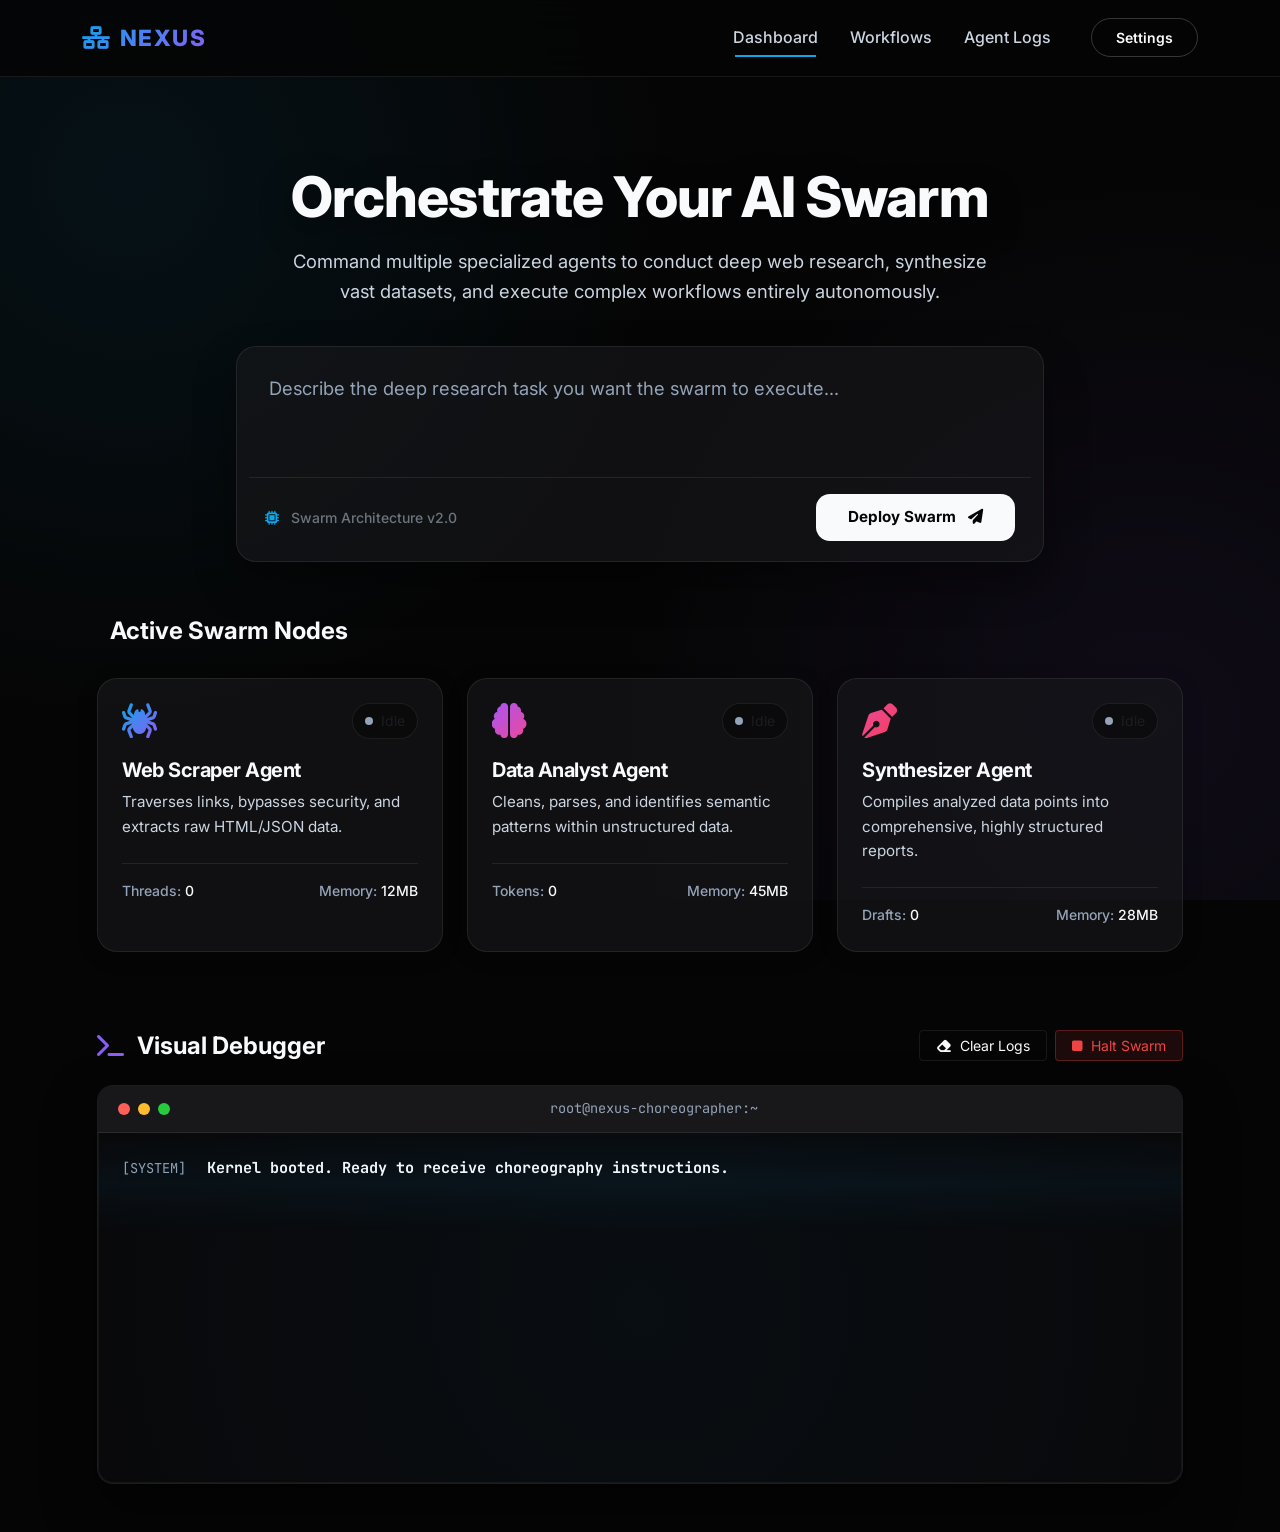
<file: index.html>
<!DOCTYPE html>
<html lang="en">
<head>
    <meta charset="UTF-8">
    <meta name="viewport" content="width=device-width, initial-scale=1.0">
    <title>Nexus | Autonomous Research Agent Choreographer</title>
    
    <!-- Bootstrap 5 CSS -->
    <link href="https://cdn.jsdelivr.net/npm/bootstrap@5.3.2/dist/css/bootstrap.min.css" rel="stylesheet">
    <!-- Font Awesome -->
    <link rel="stylesheet" href="https://cdnjs.cloudflare.com/ajax/libs/font-awesome/6.4.0/css/all.min.css">
    <!-- Google Fonts -->
    <link href="https://fonts.googleapis.com/css2?family=Inter:wght@300;400;500;600;800&family=JetBrains+Mono:wght@400;700&display=swap" rel="stylesheet">

    <style>
        /* =========================================
           UI/UX MASTERCLASS: COLOR PALETTE & TOKENS
           ========================================= */
        :root {
            --bg-dark: #050505;
            --bg-surface: rgba(24, 24, 27, 0.65);
            --bg-surface-hover: rgba(39, 39, 42, 0.85);
            --text-main: #f8fafc;
            --text-secondary: #cbd5e1;
            --text-muted: #94a3b8;
            --primary-glow: #0ea5e9;
            --secondary-glow: #8b5cf6;
            --accent-gradient: linear-gradient(135deg, var(--primary-glow), var(--secondary-glow));
            --border-color: rgba(255, 255, 255, 0.08);
            --border-highlight: rgba(255, 255, 255, 0.2);
            --terminal-bg: #09090b;
            --success: #10b981;
            --warning: #f59e0b;
            --danger: #ef4444;
        }

        /* =========================================
           GLOBAL TYPOGRAPHY & RESET
           ========================================= */
        html {
            scroll-behavior: smooth;
        }

        body {
            background-color: #050505;
            color: var(--text-main);
            font-family: 'Inter', sans-serif;
            overflow-x: hidden;
            background-image: 
                radial-gradient(circle at 10% 20%, rgba(14, 165, 233, 0.08), transparent 40%),
                radial-gradient(circle at 90% 80%, rgba(139, 92, 246, 0.08), transparent 40%);
            background-attachment: fixed;
            line-height: 1.6;
        }

        *, *::before, *::after {
            transition: all 0.4s cubic-bezier(0.16, 1, 0.3, 1);
        }

        /* =========================================
           SECTION TARGETING & HIGHLIGHT EFFECTS
           ========================================= */
        .target-section {
            scroll-margin-top: 100px; 
            border-radius: 24px;
            padding: 15px;
            transition: background 0.5s ease, box-shadow 0.5s ease;
        }

        @keyframes pulseHighlight {
            0% { box-shadow: 0 0 0 0 rgba(14, 165, 233, 0); background: rgba(14, 165, 233, 0); }
            20% { box-shadow: 0 0 40px 10px rgba(14, 165, 233, 0.25); background: rgba(14, 165, 233, 0.05); }
            100% { box-shadow: 0 0 0 0 rgba(14, 165, 233, 0); background: rgba(14, 165, 233, 0); }
        }

        .highlight-active {
            animation: pulseHighlight 2.5s cubic-bezier(0.16, 1, 0.3, 1) forwards;
        }

        /* =========================================
           KEYFRAME ANIMATIONS
           ========================================= */
        @keyframes fadeInUp {
            from { opacity: 0; transform: translateY(40px) scale(0.98); }
            to { opacity: 1; transform: translateY(0) scale(1); }
        }

        @keyframes borderFlow {
            0% { background-position: 0% 50%; }
            50% { background-position: 100% 50%; }
            100% { background-position: 0% 50%; }
        }

        @keyframes scanline {
            0% { transform: translateY(-100%); }
            100% { transform: translateY(100%); }
        }

        .anim-element { opacity: 0; will-change: transform, opacity; }
        .anim-active { animation: fadeInUp 0.8s cubic-bezier(0.16, 1, 0.3, 1) forwards; }

        /* =========================================
           GLASSMORPHISM NAVBAR
           ========================================= */
        .navbar-custom {
            background: rgba(5, 5, 5, 0.85);
            backdrop-filter: blur(20px);
            border-bottom: 1px solid var(--border-color);
            padding: 15px 0;
        }
        
        .navbar-brand {
            font-weight: 800;
            letter-spacing: 1.5px;
            background: var(--accent-gradient);
            -webkit-background-clip: text;
            -webkit-text-fill-color: transparent;
            font-size: 1.4rem;
        }

        .nav-link {
            color: var(--text-secondary) !important;
            font-weight: 500;
            padding: 8px 16px !important;
            border-radius: 8px;
            position: relative;
        }

        .nav-link::after {
            content: ''; position: absolute; width: 0; height: 2px;
            bottom: 2px; left: 50%; background: var(--primary-glow);
            transition: all 0.3s ease; transform: translateX(-50%);
        }

        .nav-link:hover { color: var(--text-main) !important; background: rgba(255, 255, 255, 0.05); }
        .nav-link:hover::after, .nav-link.active::after { width: 70%; }

        /* =========================================
           HERO & COMMAND PROMPT
           ========================================= */
        .hero-title { font-size: 3.5rem; font-weight: 800; letter-spacing: -1px; margin-bottom: 1rem; color: var(--text-main); text-shadow: 0 10px 30px rgba(0,0,0,0.5); }
        .hero-subtitle { color: var(--text-secondary); font-size: 1.15rem; max-width: 700px; margin: 0 auto 2.5rem auto; }

        .prompt-container {
            position: relative; background: var(--bg-surface); border: 1px solid var(--border-color);
            border-radius: 20px; padding: 12px; backdrop-filter: blur(20px); box-shadow: 0 20px 40px rgba(0,0,0,0.4); z-index: 1;
        }

        .prompt-container::before {
            content: ""; position: absolute; inset: -2px; border-radius: 22px;
            background: linear-gradient(90deg, var(--primary-glow), var(--secondary-glow), var(--primary-glow));
            background-size: 200% auto; z-index: -1; opacity: 0; transition: opacity 0.4s ease;
        }
        .prompt-container:focus-within::before { opacity: 1; animation: borderFlow 3s linear infinite; }

        .prompt-input { background: transparent; border: none; color: var(--text-main); font-size: 1.15rem; padding: 15px 20px; width: 100%; resize: none; }
        .prompt-input::placeholder { color: var(--text-muted); }
        .prompt-input:focus { outline: none; background: transparent; }

        .btn-deploy { background: var(--text-main); color: #050505; border: none; font-weight: 700; padding: 12px 32px; border-radius: 14px; font-size: 0.95rem; }
        .btn-deploy:hover { transform: translateY(-2px); background: var(--accent-gradient); color: #fff; box-shadow: 0 10px 25px rgba(14, 165, 233, 0.4); }

        /* =========================================
           AGENT CHOREOGRAPHY CARDS
           ========================================= */
        .agent-card { background: var(--bg-surface); border: 1px solid var(--border-color); border-radius: 20px; padding: 24px; height: 100%; backdrop-filter: blur(12px); overflow: hidden; box-shadow: 0 4px 20px rgba(0,0,0,0.2); }
        .agent-card:hover { transform: translateY(-10px); border-color: var(--border-highlight); background: var(--bg-surface-hover); box-shadow: 0 20px 40px rgba(0,0,0,0.4); }
        .agent-icon { font-size: 2.2rem; margin-bottom: 20px; background: var(--accent-gradient); -webkit-background-clip: text; -webkit-text-fill-color: transparent; }
        .agent-card h5 { color: var(--text-main); font-weight: 700; letter-spacing: -0.5px; }
        .agent-card p { color: var(--text-secondary); font-size: 0.95rem; }

        .agent-status { display: flex; align-items: center; background: rgba(0,0,0,0.4); padding: 6px 12px; border-radius: 30px; border: 1px solid var(--border-color); }
        .status-indicator { width: 8px; height: 8px; border-radius: 50%; background-color: var(--text-muted); margin-right: 8px; }
        .status-active .status-indicator { background-color: var(--success); box-shadow: 0 0 12px var(--success); }
        .status-active .status-text { color: var(--success) !important; font-weight: 600; }

        /* =========================================
           MAC-STYLE TERMINAL
           ========================================= */
        .terminal-wrapper { background: var(--terminal-bg); border: 1px solid var(--border-color); border-radius: 16px; overflow: hidden; box-shadow: 0 25px 50px rgba(0,0,0,0.5), inset 0 0 0 1px rgba(255,255,255,0.05); }
        .terminal-header { background: #18181b; padding: 12px 20px; border-bottom: 1px solid var(--border-color); display: flex; align-items: center; }
        .mac-btns { display: flex; gap: 8px; margin-right: 15px; }
        .mac-btn { width: 12px; height: 12px; border-radius: 50%; }
        .mac-close { background: #ff5f56; } .mac-min { background: #ffbd2e; } .mac-max { background: #27c93f; }
        .terminal-title { font-family: 'JetBrains Mono', monospace; font-size: 0.85rem; color: var(--text-muted); margin: 0 auto; transform: translateX(-20px); }
        .terminal-body { padding: 24px; font-family: 'JetBrains Mono', monospace; font-size: 0.95rem; height: 350px; overflow-y: auto; color: var(--text-secondary); position: relative; background: radial-gradient(circle at center, rgba(14, 165, 233, 0.03) 0%, transparent 100%); }
        .log-line { margin-bottom: 10px; opacity: 0; animation: fadeInUp 0.4s forwards; line-height: 1.5; }
        .log-time { color: var(--text-muted); margin-right: 12px; font-size: 0.85rem; }
        .log-info { color: var(--primary-glow); } .log-success { color: var(--success); } .log-warning { color: var(--warning); } .log-system { color: var(--text-main); font-weight: 700; }
        .terminal-body::-webkit-scrollbar { width: 8px; } .terminal-body::-webkit-scrollbar-track { background: transparent; } .terminal-body::-webkit-scrollbar-thumb { background: rgba(255,255,255,0.15); border-radius: 10px; }
        .scanline { position: absolute; top: 0; left: 0; width: 100%; height: 100px; background: linear-gradient(to bottom, transparent, rgba(14, 165, 233, 0.05), transparent); animation: scanline 4s linear infinite; pointer-events: none; z-index: 10; }
    </style>
</head>
<body>

    <!-- NAVBAR -->
    <nav class="navbar navbar-expand-lg navbar-dark navbar-custom sticky-top anim-element" style="animation-delay: 0.1s;">
        <div class="container">
            <a class="navbar-brand" href="#dashboard"><i class="fa-solid fa-network-wired me-2"></i>NEXUS</a>
            <button class="navbar-toggler border-0 shadow-none" type="button" data-bs-toggle="collapse" data-bs-target="#navbarNav">
                <span class="navbar-toggler-icon"></span>
            </button>
            <div class="collapse navbar-collapse justify-content-end" id="navbarNav">
                <ul class="navbar-nav align-items-center">
                    <li class="nav-item"><a class="nav-link active nav-scroll-btn" href="#dashboard">Dashboard</a></li>
                    <li class="nav-item"><a class="nav-link nav-scroll-btn" href="#workflows">Workflows</a></li>
                    <li class="nav-item"><a class="nav-link nav-scroll-btn" href="#logs">Agent Logs</a></li>
                    <li class="nav-item ms-lg-4 mt-2 mt-lg-0">
                        <!-- LINKED TO SETTINGS.HTML -->
                        <a href="settings.html" class="btn btn-outline-light btn-sm px-4 py-2 rounded-pill fw-semibold" style="border-color: var(--border-highlight);">Settings</a>
                    </li>
                </ul>
            </div>
        </div>
    </nav>

    <!-- MAIN CONTENT -->
    <div class="container mt-5 pt-4">
        
        <!-- DASHBOARD (Target 1) -->
        <div id="dashboard" class="target-section row justify-content-center text-center mb-4 pb-3 anim-element" style="animation-delay: 0.2s;">
            <div class="col-lg-9">
                <h1 class="hero-title">Orchestrate Your AI Swarm</h1>
                <p class="hero-subtitle">Command multiple specialized agents to conduct deep web research, synthesize vast datasets, and execute complex workflows entirely autonomously.</p>
                
                <div class="prompt-container d-flex flex-column align-items-end mt-4">
                    <textarea class="prompt-input" id="researchPrompt" rows="3" placeholder="Describe the deep research task you want the swarm to execute..."></textarea>
                    <div class="d-flex justify-content-between w-100 px-3 pb-2 pt-3 align-items-center border-top" style="border-color: var(--border-color) !important;">
                        <div class="text-secondary small fw-medium">
                            <i class="fa-solid fa-microchip me-2" style="color: var(--primary-glow);"></i> Swarm Architecture v2.0
                        </div>
                        <button class="btn btn-deploy" id="btnDeploy" onclick="deploySwarm()">
                            Deploy Swarm <i class="fa-solid fa-paper-plane ms-2"></i>
                        </button>
                    </div>
                </div>
            </div>
        </div>

        <!-- WORKFLOWS (Target 2) -->
        <div id="workflows" class="target-section row mb-4 pb-3">
            <div class="col-12 mb-4 anim-element" style="animation-delay: 0.3s;">
                <h4 class="fw-bold" style="color: var(--text-main);"><i class="fa-solid fa-chart-network me-2" style="color: var(--primary-glow);"></i> Active Swarm Nodes</h4>
            </div>

            <!-- Agents -->
            <div class="col-md-4 mb-4 anim-element" style="animation-delay: 0.4s;">
                <div class="agent-card" id="agent-scraper">
                    <div class="d-flex justify-content-between align-items-start">
                        <i class="fa-solid fa-spider agent-icon"></i>
                        <div class="agent-status"><span class="status-indicator"></span><span class="text-muted small status-text">Idle</span></div>
                    </div>
                    <h5>Web Scraper Agent</h5><p>Traverses links, bypasses security, and extracts raw HTML/JSON data.</p>
                    <div class="mt-4 pt-3 border-top d-flex justify-content-between small fw-medium" style="border-color: var(--border-color) !important; color: var(--text-muted);">
                        <span>Threads: <span class="text-light">0</span></span><span>Memory: <span class="text-light">12MB</span></span>
                    </div>
                </div>
            </div>

            <div class="col-md-4 mb-4 anim-element" style="animation-delay: 0.5s;">
                <div class="agent-card" id="agent-analyst">
                    <div class="d-flex justify-content-between align-items-start">
                        <i class="fa-solid fa-brain agent-icon" style="background: linear-gradient(135deg, #a855f7, #ec4899); -webkit-background-clip: text;"></i>
                        <div class="agent-status"><span class="status-indicator"></span><span class="text-muted small status-text">Idle</span></div>
                    </div>
                    <h5>Data Analyst Agent</h5><p>Cleans, parses, and identifies semantic patterns within unstructured data.</p>
                    <div class="mt-4 pt-3 border-top d-flex justify-content-between small fw-medium" style="border-color: var(--border-color) !important; color: var(--text-muted);">
                        <span>Tokens: <span class="text-light">0</span></span><span>Memory: <span class="text-light">45MB</span></span>
                    </div>
                </div>
            </div>

            <div class="col-md-4 mb-4 anim-element" style="animation-delay: 0.6s;">
                <div class="agent-card" id="agent-synthesizer">
                    <div class="d-flex justify-content-between align-items-start">
                        <i class="fa-solid fa-pen-nib agent-icon" style="background: linear-gradient(135deg, #ec4899, #f43f5e); -webkit-background-clip: text;"></i>
                        <div class="agent-status"><span class="status-indicator"></span><span class="text-muted small status-text">Idle</span></div>
                    </div>
                    <h5>Synthesizer Agent</h5><p>Compiles analyzed data points into comprehensive, highly structured reports.</p>
                    <div class="mt-4 pt-3 border-top d-flex justify-content-between small fw-medium" style="border-color: var(--border-color) !important; color: var(--text-muted);">
                        <span>Drafts: <span class="text-light">0</span></span><span>Memory: <span class="text-light">28MB</span></span>
                    </div>
                </div>
            </div>
        </div>

        <!-- LOGS (Target 3) -->
        <div id="logs" class="target-section row pb-5 anim-element" style="animation-delay: 0.7s;">
            <div class="col-12">
                <div class="d-flex justify-content-between align-items-end mb-4">
                    <h4 class="fw-bold mb-0" style="color: var(--text-main);"><i class="fa-solid fa-terminal me-2" style="color: var(--secondary-glow);"></i> Visual Debugger</h4>
                    <div class="d-flex gap-2">
                        <button class="btn btn-sm btn-outline-light px-3" style="border-color: var(--border-color);" onclick="clearTerminal()"><i class="fa-solid fa-eraser me-1"></i> Clear Logs</button>
                        <button class="btn btn-sm px-3" style="background: rgba(239, 68, 68, 0.1); color: var(--danger); border: 1px solid rgba(239, 68, 68, 0.3);"><i class="fa-solid fa-stop me-1"></i> Halt Swarm</button>
                    </div>
                </div>
                
                <div class="terminal-wrapper">
                    <div class="terminal-header">
                        <div class="mac-btns"><div class="mac-btn mac-close"></div><div class="mac-btn mac-min"></div><div class="mac-btn mac-max"></div></div>
                        <span class="terminal-title">root@nexus-choreographer:~</span>
                    </div>
                    <div class="terminal-body" id="terminalOutput">
                        <div class="scanline"></div>
                        <div class="log-line"><span class="log-time">[SYSTEM]</span> <span class="log-system">Kernel booted. Ready to receive choreography instructions.</span></div>
                    </div>
                </div>
            </div>
        </div>
    </div>

    <!-- Bootstrap Bundle with Popper -->
    <script src="https://cdn.jsdelivr.net/npm/bootstrap@5.3.2/dist/js/bootstrap.bundle.min.js"></script>
    
    <!-- Custom JS Logic -->
    <script>
        document.querySelectorAll('.nav-scroll-btn').forEach(anchor => {
            anchor.addEventListener('click', function (e) {
                e.preventDefault();
                const targetId = this.getAttribute('href');
                const targetElement = document.querySelector(targetId);

                document.querySelectorAll('.nav-scroll-btn').forEach(btn => btn.classList.remove('active'));
                this.classList.add('active');

                if (targetElement) {
                    targetElement.scrollIntoView({ behavior: 'smooth' });
                    document.querySelectorAll('.highlight-active').forEach(el => el.classList.remove('highlight-active'));
                    void targetElement.offsetWidth; 
                    targetElement.classList.add('highlight-active');
                    setTimeout(() => targetElement.classList.remove('highlight-active'), 2500);
                }
            });
        });

        document.addEventListener("DOMContentLoaded", () => {
            const observer = new IntersectionObserver((entries) => {
                entries.forEach(entry => {
                    if (entry.isIntersecting) entry.target.classList.add('anim-active');
                });
            }, { threshold: 0.1, rootMargin: "0px 0px -50px 0px" });
            document.querySelectorAll('.anim-element').forEach(el => observer.observe(el));
        });

        const terminal = document.getElementById('terminalOutput');
        let swarmRunning = false;

        function getTimestamp() {
            const now = new Date();
            return `[${now.getHours().toString().padStart(2, '0')}:${now.getMinutes().toString().padStart(2, '0')}:${now.getSeconds().toString().padStart(2, '0')}]`;
        }

        function appendLog(message, type = 'info') {
            const logLine = document.createElement('div');
            logLine.className = 'log-line';
            let colorClass = type === 'success' ? 'log-success' : type === 'warning' ? 'log-warning' : type === 'system' ? 'log-system' : 'log-info';
            logLine.innerHTML = `<span class="log-time">${getTimestamp()}</span> <span class="${colorClass}">${message}</span>`;
            terminal.appendChild(logLine);
            terminal.scrollTo({ top: terminal.scrollHeight, behavior: 'smooth' });
        }

        function clearTerminal() {
            terminal.innerHTML = '<div class="scanline"></div>';
            appendLog('Terminal buffer cleared.', 'system');
        }

        function updateAgentStatus(agentId, status) {
            const agentCard = document.getElementById(`agent-${agentId}`);
            const statusDiv = agentCard.querySelector('.agent-status');
            const statusText = agentCard.querySelector('.status-text');
            
            if (status === 'active') {
                statusDiv.classList.add('status-active');
                statusText.innerText = 'Active';
                statusText.classList.remove('text-muted');
                const metrics = agentCard.querySelector('.text-light');
                if(metrics) metrics.innerText = Math.floor(Math.random() * 50) + 10;
            } else {
                statusDiv.classList.remove('status-active');
                statusText.innerText = 'Idle';
                statusText.classList.add('text-muted');
            }
        }

        async function deploySwarm() {
            const prompt = document.getElementById('researchPrompt').value;
            const btn = document.getElementById('btnDeploy');

            if (!prompt.trim()) {
                appendLog('Exception: Research prompt cannot be empty.', 'warning');
                document.getElementById('researchPrompt').focus();
                return;
            }

            if (swarmRunning) return;
            swarmRunning = true;
            
            btn.innerHTML = '<i class="fa-solid fa-circle-notch fa-spin me-2"></i> Orchestrating...';
            btn.style.opacity = '0.9';

            appendLog(`Initializing swarm parameters for task: "${prompt.substring(0, 40)}..."`, 'system');
            
            await delay(800); updateAgentStatus('scraper', 'active'); appendLog('[Scraper_Agent] Instantiating headless browsers. Scaling to 5 threads...', 'info');
            await delay(1200); appendLog('[Scraper_Agent] Bypassing rate limits. Extracting DOM elements from 14 target nodes.', 'info');
            await delay(1500); updateAgentStatus('analyst', 'active'); appendLog('[Analyst_Agent] Thread activated. Establishing data pipeline with Scraper...', 'success');
            await delay(1200); appendLog('[Scraper_Agent] Extracted 4.2MB of unstructured JSON/HTML.', 'warning'); appendLog('[Analyst_Agent] Ingesting raw data. Applying NLP semantic filtering...', 'info');
            await delay(2000); updateAgentStatus('synthesizer', 'active'); appendLog('[Synthesizer_Agent] Waking up. Requesting document schema from Choreographer.', 'success');
            await delay(1500); appendLog('[Analyst_Agent] Identified 23 high-value insights. Passing knowledge graph to Synthesizer.', 'success');
            await delay(1800); appendLog('[Synthesizer_Agent] Drafting executive summary. Cross-referencing citations...', 'info');
            await delay(2000); appendLog('Task completed successfully. Returning swarm to idle state.', 'system');

            updateAgentStatus('scraper', 'idle'); updateAgentStatus('analyst', 'idle'); updateAgentStatus('synthesizer', 'idle');
            btn.innerHTML = 'Deploy Swarm <i class="fa-solid fa-paper-plane ms-2"></i>';
            btn.style.opacity = '1'; swarmRunning = false;
        }

        function delay(ms) { return new Promise(resolve => setTimeout(resolve, ms)); }
    </script>
</body>
</html>
</file>
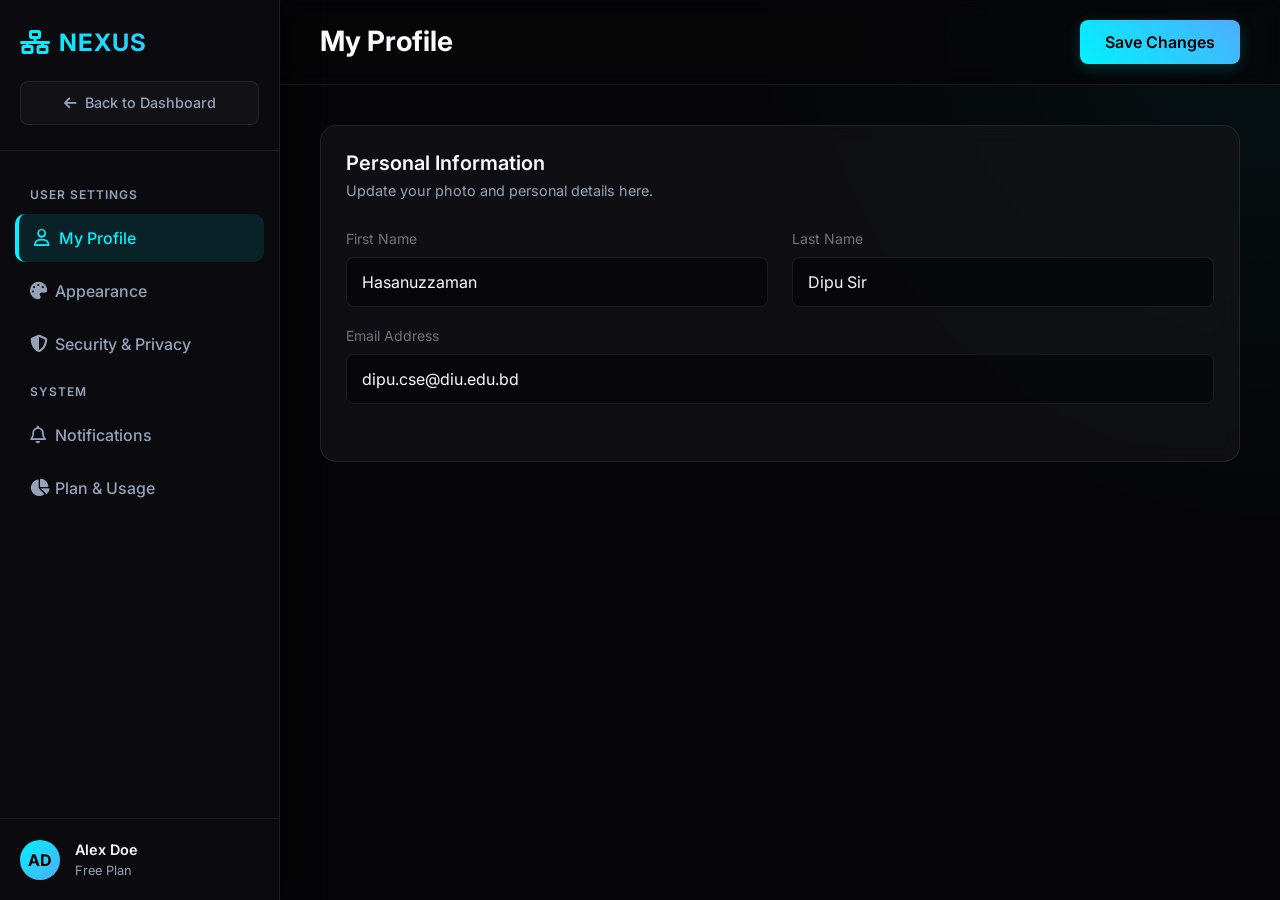
<file: settings.html>
<!DOCTYPE html>
<html lang="en">
<head>
    <meta charset="UTF-8">
    <meta name="viewport" content="width=device-width, initial-scale=1.0">
    <title>Nexus | User Settings</title>
    
    <!-- Bootstrap 5 CSS -->
    <link href="https://cdn.jsdelivr.net/npm/bootstrap@5.3.2/dist/css/bootstrap.min.css" rel="stylesheet">
    <!-- Font Awesome -->
    <link rel="stylesheet" href="https://cdnjs.cloudflare.com/ajax/libs/font-awesome/6.4.0/css/all.min.css">
    <!-- Google Fonts -->
    <link href="https://fonts.googleapis.com/css2?family=Inter:wght@300;400;500;600;700&display=swap" rel="stylesheet">

    <style>
        /* =========================================
           UI/UX COLOR VARIABLES (Deep Dark Theme)
           ========================================= */
        :root {
            --bg-main: #050507;
            --bg-sidebar: #0a0a0f;
            --bg-card: rgba(20, 20, 25, 0.7);
            --bg-card-hover: rgba(30, 30, 40, 0.9);
            
            --text-primary: #f8fafc;
            --text-secondary: #94a3b8;
            
            --accent-cyan: #00f2fe;
            --accent-purple: #4facfe;
            --border-color: rgba(255, 255, 255, 0.08);
        }

        /* =========================================
           GLOBAL STYLES & POS LAYOUT
           ========================================= */
        body {
            background-color: var(--bg-main);
            color: var(--text-primary);
            font-family: 'Inter', sans-serif;
            margin: 0;
            height: 100vh; /* Locks height for POS feel */
            overflow: hidden;
            display: flex;
        }

        * {
            transition: all 0.3s cubic-bezier(0.25, 0.8, 0.25, 1);
            box-sizing: border-box;
        }

        /* =========================================
           LEFT SIDEBAR (Navigation)
           ========================================= */
        .sidebar {
            width: 280px;
            background: var(--bg-sidebar);
            border-right: 1px solid var(--border-color);
            display: flex;
            flex-direction: column;
            z-index: 10;
            box-shadow: 5px 0 25px rgba(0,0,0,0.5);
        }

        .sidebar-header {
            padding: 25px 20px;
            border-bottom: 1px solid var(--border-color);
        }

        .brand {
            font-size: 1.5rem;
            font-weight: 700;
            background: linear-gradient(90deg, var(--accent-cyan), var(--accent-purple));
            -webkit-background-clip: text;
            -webkit-text-fill-color: transparent;
            text-decoration: none;
            letter-spacing: 1px;
            display: block;
        }

        /* --- NEW HOME BUTTON STYLING --- */
        .btn-home {
            display: flex;
            align-items: center;
            justify-content: center;
            gap: 8px;
            width: 100%;
            margin-top: 20px;
            padding: 10px 15px;
            background: rgba(255, 255, 255, 0.03);
            color: var(--text-secondary);
            text-decoration: none;
            border-radius: 8px;
            border: 1px solid var(--border-color);
            font-size: 0.9rem;
            font-weight: 500;
        }

        .btn-home:hover {
            background: rgba(0, 242, 254, 0.1);
            color: var(--accent-cyan);
            border-color: var(--accent-cyan);
            box-shadow: 0 0 15px rgba(0, 242, 254, 0.2);
            transform: translateX(3px);
        }

        .nav-menu {
            flex: 1;
            padding: 20px 15px;
            overflow-y: auto;
        }

        .nav-title {
            font-size: 0.75rem;
            text-transform: uppercase;
            color: var(--text-secondary);
            font-weight: 600;
            letter-spacing: 1px;
            margin: 15px 0 10px 15px;
        }

        .nav-item {
            display: flex;
            align-items: center;
            padding: 12px 15px;
            color: var(--text-secondary);
            border-radius: 10px;
            cursor: pointer;
            margin-bottom: 5px;
            font-weight: 500;
        }

        .nav-item i {
            width: 25px;
            font-size: 1.1rem;
        }

        .nav-item:hover {
            background: rgba(255, 255, 255, 0.05);
            color: var(--text-primary);
        }

        /* Active Tab Styling */
        .nav-item.active {
            background: rgba(0, 242, 254, 0.1);
            color: var(--accent-cyan);
            border-left: 4px solid var(--accent-cyan);
        }

        .sidebar-footer {
            padding: 20px;
            border-top: 1px solid var(--border-color);
            display: flex;
            align-items: center;
            gap: 15px;
        }

        .user-avatar {
            width: 40px;
            height: 40px;
            border-radius: 50%;
            background: linear-gradient(135deg, var(--accent-cyan), var(--accent-purple));
            display: flex;
            align-items: center;
            justify-content: center;
            font-weight: 700;
            color: #000;
        }

        /* =========================================
           RIGHT MAIN CONTENT
           ========================================= */
        .main-content {
            flex: 1;
            display: flex;
            flex-direction: column;
            background: radial-gradient(circle at top right, rgba(0, 242, 254, 0.05), transparent 40%);
        }

        .top-header {
            padding: 20px 40px;
            border-bottom: 1px solid var(--border-color);
            display: flex;
            justify-content: space-between;
            align-items: center;
            background: rgba(5, 5, 7, 0.8);
            backdrop-filter: blur(10px);
        }

        .top-header h3 {
            margin: 0;
            font-weight: 700;
            color: var(--text-primary);
        }

        .btn-save {
            background: linear-gradient(45deg, var(--accent-cyan), var(--accent-purple));
            border: none;
            color: #000;
            font-weight: 600;
            padding: 10px 25px;
            border-radius: 8px;
            box-shadow: 0 4px 15px rgba(0, 242, 254, 0.2);
        }

        .btn-save:hover {
            transform: translateY(-2px);
            box-shadow: 0 8px 25px rgba(0, 242, 254, 0.4);
            color: #000;
        }

        /* Panels Container */
        .panels-wrapper {
            flex: 1;
            padding: 40px;
            overflow-y: auto;
        }

        .setting-panel {
            display: none;
            animation: fadeIn 0.4s ease forwards;
        }

        .setting-panel.active {
            display: block;
        }

        @keyframes fadeIn {
            from { opacity: 0; transform: translateY(15px); }
            to { opacity: 1; transform: translateY(0); }
        }

        /* =========================================
           SETTINGS CARDS & INPUTS
           ========================================= */
        .settings-card {
            background: var(--bg-card);
            border: 1px solid var(--border-color);
            border-radius: 16px;
            padding: 25px;
            margin-bottom: 25px;
            backdrop-filter: blur(10px);
        }

        .settings-card h5 { margin-bottom: 5px; font-weight: 600; }
        .settings-card p { color: var(--text-secondary); font-size: 0.9rem; margin-bottom: 20px; }
        
        .custom-input {
            width: 100%;
            background: rgba(0, 0, 0, 0.5);
            border: 1px solid var(--border-color);
            color: var(--text-primary);
            padding: 12px 15px;
            border-radius: 8px;
            outline: none;
        }

        .custom-input:focus {
            border-color: var(--accent-cyan);
            box-shadow: 0 0 0 3px rgba(0, 242, 254, 0.1);
        }

        /* iOS Style Toggle Switch */
        .setting-row {
            display: flex;
            justify-content: space-between;
            align-items: center;
            padding: 15px 0;
            border-top: 1px solid rgba(255,255,255,0.05);
        }
        
        .setting-row:first-of-type { border-top: none; }

        .toggle-switch {
            position: relative;
            display: inline-block;
            width: 50px;
            height: 26px;
        }
        .toggle-switch input { opacity: 0; width: 0; height: 0; }
        .slider {
            position: absolute; cursor: pointer; top: 0; left: 0; right: 0; bottom: 0;
            background-color: rgba(255,255,255,0.1); border-radius: 34px; transition: .4s;
        }
        .slider:before {
            position: absolute; content: ""; height: 18px; width: 18px; left: 4px; bottom: 4px;
            background-color: white; border-radius: 50%; transition: .4s;
        }
        .toggle-switch input:checked + .slider { background-color: var(--accent-cyan); }
        .toggle-switch input:checked + .slider:before { transform: translateX(24px); }

        /* Toast Notification */
        #toast {
            position: fixed;
            bottom: 30px;
            right: -300px;
            background: #1e293b;
            border: 1px solid var(--accent-cyan);
            color: white;
            padding: 15px 25px;
            border-radius: 10px;
            display: flex;
            align-items: center;
            gap: 10px;
            transition: right 0.4s cubic-bezier(0.16, 1, 0.3, 1);
            z-index: 9999;
        }
        #toast.show { right: 30px; }
    </style>
</head>
<body>

    <!-- LEFT SIDEBAR -->
    <aside class="sidebar">
        <div class="sidebar-header">
            <a href="index.html" class="brand"><i class="fa-solid fa-network-wired me-2"></i>NEXUS</a>
            
            <!-- NEW HOME/DASHBOARD BUTTON -->
            <a href="index.html" class="btn-home">
                <i class="fa-solid fa-arrow-left"></i> Back to Dashboard
            </a>
        </div>

        <div class="nav-menu">
            <div class="nav-title">User Settings</div>
            
            <div class="nav-item active" data-target="profile">
                <i class="fa-regular fa-user"></i> My Profile
            </div>
            <div class="nav-item" data-target="appearance">
                <i class="fa-solid fa-palette"></i> Appearance
            </div>
            <div class="nav-item" data-target="security">
                <i class="fa-solid fa-shield-halved"></i> Security & Privacy
            </div>

            <div class="nav-title">System</div>

            <div class="nav-item" data-target="notifications">
                <i class="fa-regular fa-bell"></i> Notifications
            </div>
            <div class="nav-item" data-target="subscription">
                <i class="fa-solid fa-chart-pie"></i> Plan & Usage
            </div>
        </div>

        <div class="sidebar-footer">
            <div class="user-avatar">AD</div>
            <div>
                <div style="font-weight: 600; font-size: 0.9rem;">Alex Doe</div>
                <div style="font-size: 0.8rem; color: var(--text-secondary);">Free Plan</div>
            </div>
        </div>
    </aside>

    <!-- RIGHT MAIN CONTENT -->
    <main class="main-content">
        <div class="top-header">
            <h3 id="pageTitle">My Profile</h3>
            <button class="btn btn-save" onclick="saveSettings()" id="saveBtn">Save Changes</button>
        </div>

        <div class="panels-wrapper">
            
            <!-- 1. PROFILE PANEL -->
            <div class="setting-panel active" id="profile">
                <div class="settings-card">
                    <h5>Personal Information</h5>
                    <p>Update your photo and personal details here.</p>
                    
                    <div class="row mb-3 mt-4">
                        <div class="col-md-6 mb-3">
                            <label class="form-label text-secondary small">First Name</label>
                            <input type="text" class="custom-input" value="Hasanuzzaman">
                        </div>
                        <div class="col-md-6 mb-3">
                            <label class="form-label text-secondary small">Last Name</label>
                            <input type="text" class="custom-input" value="Dipu Sir">
                        </div>
                        <div class="col-12 mb-3">
                            <label class="form-label text-secondary small">Email Address</label>
                            <input type="email" class="custom-input" value="dipu.cse@diu.edu.bd">
                        </div>
                    </div>
                </div>
            </div>

            <!-- 2. APPEARANCE PANEL -->
            <div class="setting-panel" id="appearance">
                <div class="settings-card">
                    <h5>Theme Preferences</h5>
                    <p>Customize the look and feel of your dashboard.</p>
                    
                    <div class="setting-row">
                        <div>
                            <div style="font-weight: 600;">Dark Mode</div>
                            <div style="font-size: 0.85rem; color: var(--text-secondary);">Keep the dark theme always on</div>
                        </div>
                        <label class="toggle-switch">
                            <input type="checkbox" checked>
                            <span class="slider"></span>
                        </label>
                    </div>

                    <div class="setting-row">
                        <div>
                            <div style="font-weight: 600;">Animations</div>
                            <div style="font-size: 0.85rem; color: var(--text-secondary);">Enable UI animations and transitions</div>
                        </div>
                        <label class="toggle-switch">
                            <input type="checkbox" checked>
                            <span class="slider"></span>
                        </label>
                    </div>
                </div>
            </div>

            <!-- 3. SECURITY PANEL -->
            <div class="setting-panel" id="security">
                <div class="settings-card">
                    <h5>Account Security</h5>
                    <p>Manage your password and authentication methods.</p>

                    <div class="setting-row">
                        <div>
                            <div style="font-weight: 600;">Two-Factor Authentication (2FA)</div>
                            <div style="font-size: 0.85rem; color: var(--text-secondary);">Protect your account with an extra security layer</div>
                        </div>
                        <label class="toggle-switch">
                            <input type="checkbox">
                            <span class="slider"></span>
                        </label>
                    </div>

                    <div class="setting-row">
                        <div>
                            <div style="font-weight: 600;">Change Password</div>
                            <div style="font-size: 0.85rem; color: var(--text-secondary);">Last changed 3 months ago</div>
                        </div>
                        <button class="btn btn-outline-light btn-sm px-3 rounded-3" style="border-color: rgba(255,255,255,0.2);">Update</button>
                    </div>
                </div>
            </div>

            <!-- 4. NOTIFICATIONS PANEL -->
            <div class="setting-panel" id="notifications">
                <div class="settings-card">
                    <h5>Email Notifications</h5>
                    <p>Choose what updates you want to receive.</p>

                    <div class="setting-row">
                        <div>
                            <div style="font-weight: 600;">Task Completion</div>
                            <div style="font-size: 0.85rem; color: var(--text-secondary);">Email me when a research agent finishes a job</div>
                        </div>
                        <label class="toggle-switch">
                            <input type="checkbox" checked>
                            <span class="slider"></span>
                        </label>
                    </div>
                    
                    <div class="setting-row">
                        <div>
                            <div style="font-weight: 600;">Marketing & Updates</div>
                            <div style="font-size: 0.85rem; color: var(--text-secondary);">Receive news about new features</div>
                        </div>
                        <label class="toggle-switch">
                            <input type="checkbox">
                            <span class="slider"></span>
                        </label>
                    </div>
                </div>
            </div>

            <!-- 5. SUBSCRIPTION PANEL -->
            <div class="setting-panel" id="subscription">
                <div class="settings-card" style="border-left: 4px solid var(--accent-cyan);">
                    <div class="d-flex justify-content-between align-items-center mb-3">
                        <div>
                            <h4 class="mb-1 text-white fw-bold">Free Plan</h4>
                            <p class="mb-0" style="color: var(--accent-cyan);">Active</p>
                        </div>
                        <button class="btn btn-save" style="padding: 8px 20px;">Upgrade to Pro</button>
                    </div>
                    <hr style="border-color: rgba(255,255,255,0.1);">
                    
                    <div class="mt-4">
                        <div class="d-flex justify-content-between mb-2">
                            <span style="font-size: 0.9rem;">Monthly Agent Tokens</span>
                            <span style="font-size: 0.9rem; color: var(--text-secondary);">7,500 / 10,000</span>
                        </div>
                        <div style="width: 100%; height: 8px; background: rgba(255,255,255,0.1); border-radius: 4px; overflow: hidden;">
                            <div style="width: 75%; height: 100%; background: var(--accent-cyan); border-radius: 4px;"></div>
                        </div>
                    </div>
                </div>
            </div>

        </div>
    </main>

    <!-- Toast Component -->
    <div id="toast">
        <i class="fa-solid fa-circle-check" style="color: #00f2fe; font-size: 1.2rem;"></i>
        <span>Settings successfully saved!</span>
    </div>

    <!-- JavaScript for Interactivity -->
    <script>
        // Tab Switching Logic
        const navItems = document.querySelectorAll('.nav-item');
        const panels = document.querySelectorAll('.setting-panel');
        const pageTitle = document.getElementById('pageTitle');

        navItems.forEach(item => {
            item.addEventListener('click', function() {
                // Remove active class from all
                navItems.forEach(nav => nav.classList.remove('active'));
                panels.forEach(panel => panel.classList.remove('active'));

                // Add active class to clicked nav
                this.classList.add('active');

                // Get target ID and show corresponding panel
                const targetId = this.getAttribute('data-target');
                document.getElementById(targetId).classList.add('active');

                // Update Header Title
                pageTitle.innerText = this.innerText;
            });
        });

        // Save Button Animation & Toast Notification
        function saveSettings() {
            const btn = document.getElementById('saveBtn');
            const toast = document.getElementById('toast');
            
            // Visual feedback on button
            btn.innerHTML = '<i class="fa-solid fa-spinner fa-spin"></i> Saving...';
            btn.style.opacity = '0.8';
            
            setTimeout(() => {
                // Reset button
                btn.innerHTML = 'Save Changes';
                btn.style.opacity = '1';
                
                // Show Toast
                toast.classList.add('show');
                
                // Hide Toast after 3 seconds
                setTimeout(() => {
                    toast.classList.remove('show');
                }, 3000);
                
            }, 1000);
        }
    </script>

</body>
</html>
</file>
